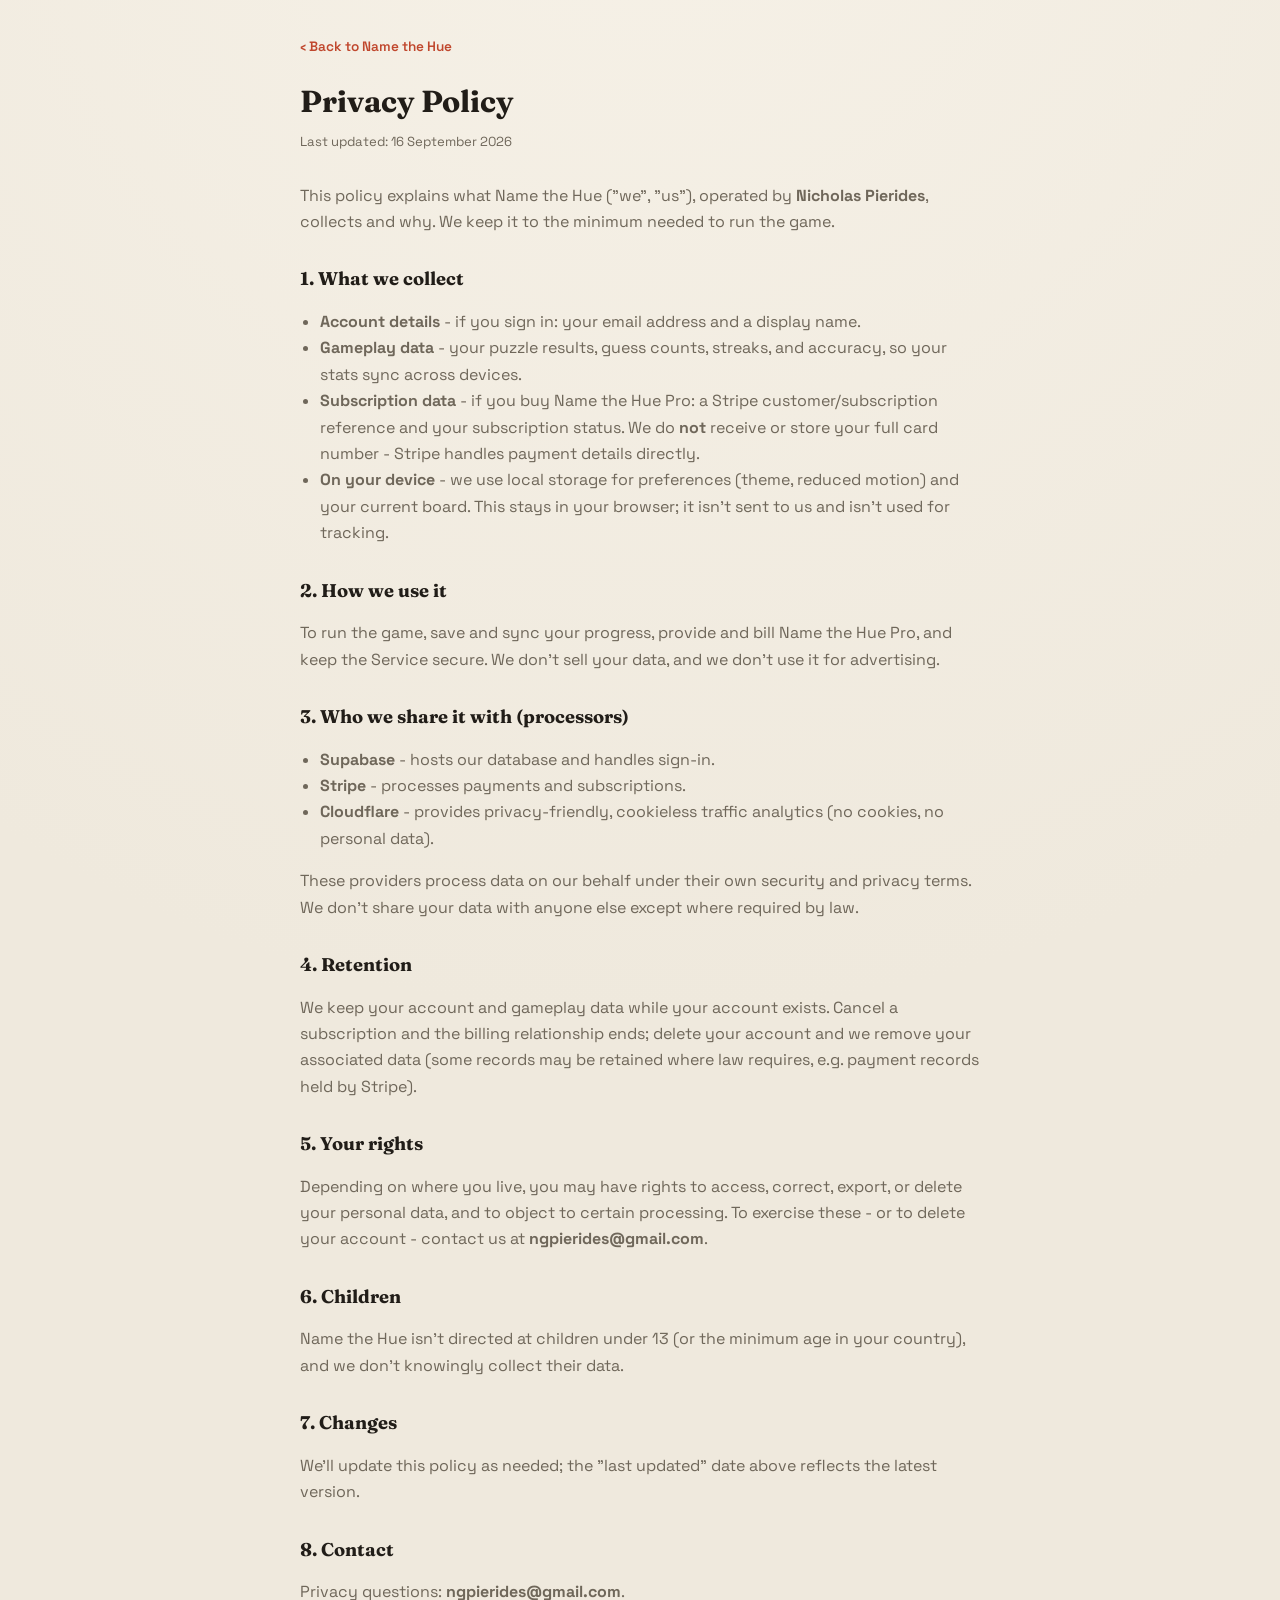
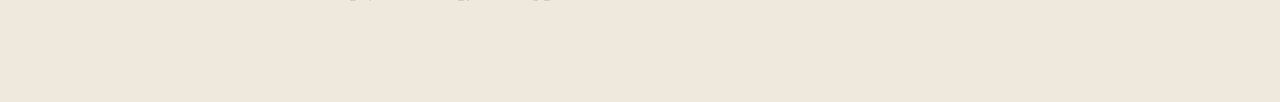
<file: privacy.html>
<!DOCTYPE html>
<html lang="en">
  <head>
    <meta charset="UTF-8" />
    <meta name="viewport" content="width=device-width, initial-scale=1.0" />
    <title>Privacy Policy · Name the Hue</title>
    <meta name="description" content="The Privacy Policy for Name the Hue, the daily colour guessing game." />
    <link rel="canonical" href="https://namethehue.com/privacy.html" />
    <link rel="preconnect" href="https://fonts.googleapis.com" />
    <link rel="preconnect" href="https://fonts.gstatic.com" crossorigin />
    <link
      href="https://fonts.googleapis.com/css2?family=Space+Grotesk:wght@400;500;600;700&family=Fraunces:opsz,wght@9..144,500;9..144,600&display=swap"
      rel="stylesheet"
    />
    <link rel="stylesheet" href="css/styles.css?v=55" />
    <link
      rel="icon"
      href="data:image/svg+xml,<svg xmlns='http://www.w3.org/2000/svg' viewBox='0 0 100 100'><rect width='100' height='100' rx='22' fill='%23c8452f'/></svg>"
    />
    <script>
      try {
        document.documentElement.dataset.theme =
          localStorage.getItem('colordle:theme') === 'dark' ? 'dark' : 'light';
      } catch (e) { document.documentElement.dataset.theme = 'light'; }
    </script>
  </head>
  <body>
    <article class="legal">
      <a class="legal-back" href="index.html">‹ Back to Name the Hue</a>

      <h1>Privacy Policy</h1>
      <p class="legal-updated">Last updated: 16 September 2026</p>

      <p>
        This policy explains what Name the Hue ("we", "us"), operated by
        <strong>Nicholas Pierides</strong>, collects and why. We keep it to
        the minimum needed to run the game.
      </p>

      <h2>1. What we collect</h2>
      <ul>
        <li>
          <strong>Account details</strong> - if you sign in: your email address
          and a display name.
        </li>
        <li>
          <strong>Gameplay data</strong> - your puzzle results, guess counts,
          streaks, and accuracy, so your stats sync across devices.
        </li>
        <li>
          <strong>Subscription data</strong> - if you buy Name the Hue Pro: a Stripe
          customer/subscription reference and your subscription status. We do
          <strong>not</strong> receive or store your full card number - Stripe
          handles payment details directly.
        </li>
        <li>
          <strong>On your device</strong> - we use local storage for preferences
          (theme, reduced motion) and your current board. This stays in your
          browser; it isn't sent to us and isn't used for tracking.
        </li>
      </ul>

      <h2>2. How we use it</h2>
      <p>
        To run the game, save and sync your progress, provide and bill Name the Hue
        Pro, and keep the Service secure. We don't sell your data, and we don't
        use it for advertising.
      </p>

      <h2>3. Who we share it with (processors)</h2>
      <ul>
        <li><strong>Supabase</strong> - hosts our database and handles sign-in.</li>
        <li><strong>Stripe</strong> - processes payments and subscriptions.</li>
        <li><strong>Cloudflare</strong> - provides privacy-friendly, cookieless traffic analytics (no cookies, no personal data).</li>
      </ul>
      <p>
        These providers process data on our behalf under their own security and
        privacy terms. We don't share your data with anyone else except where
        required by law.
      </p>

      <h2>4. Retention</h2>
      <p>
        We keep your account and gameplay data while your account exists. Cancel
        a subscription and the billing relationship ends; delete your account and
        we remove your associated data (some records may be retained where law
        requires, e.g. payment records held by Stripe).
      </p>

      <h2>5. Your rights</h2>
      <p>
        Depending on where you live, you may have rights to access, correct,
        export, or delete your personal data, and to object to certain
        processing. To exercise these - or to delete your account - contact us at
        <strong>ngpierides@gmail.com</strong>.
      </p>

      <h2>6. Children</h2>
      <p>
        Name the Hue isn't directed at children under 13 (or the minimum age in your
        country), and we don't knowingly collect their data.
      </p>

      <h2>7. Changes</h2>
      <p>
        We'll update this policy as needed; the "last updated" date above reflects
        the latest version.
      </p>

      <h2>8. Contact</h2>
      <p>Privacy questions: <strong>ngpierides@gmail.com</strong>.</p>
    </article>
  </body>
</html>
</file>
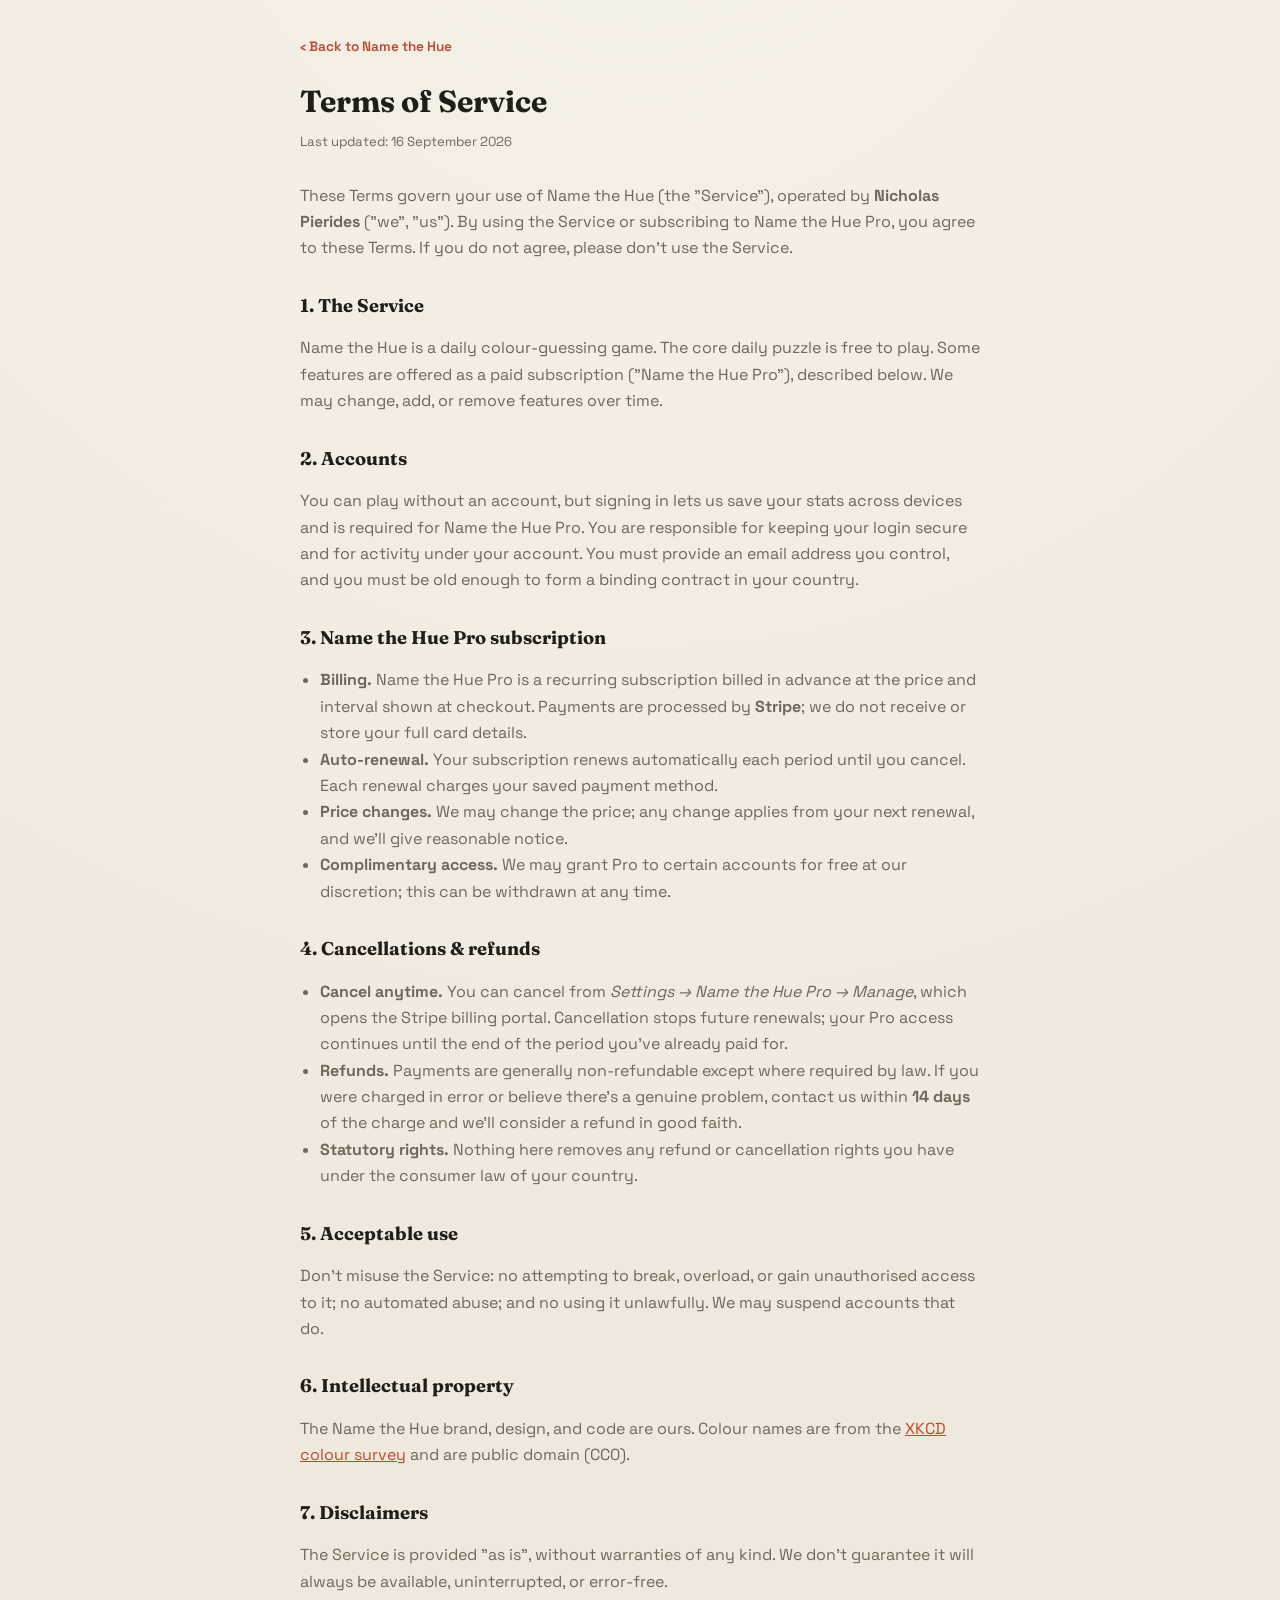
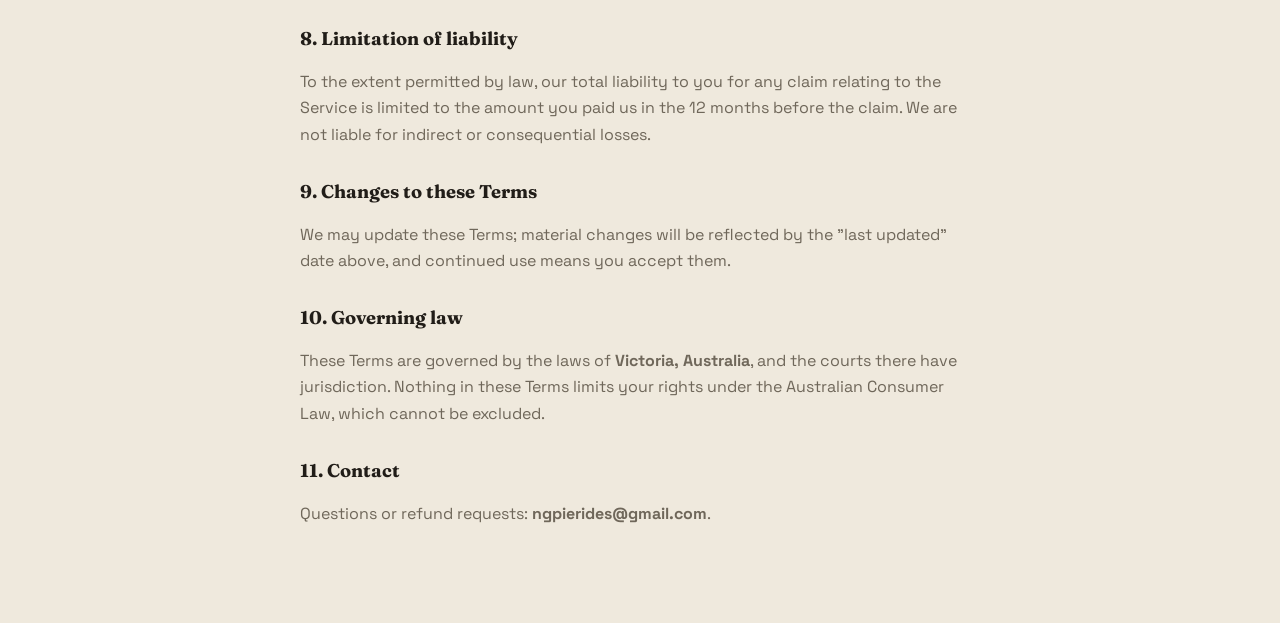
<file: terms.html>
<!DOCTYPE html>
<html lang="en">
  <head>
    <meta charset="UTF-8" />
    <meta name="viewport" content="width=device-width, initial-scale=1.0" />
    <title>Terms of Service · Name the Hue</title>
    <meta name="description" content="The Terms of Service for Name the Hue, the daily colour guessing game." />
    <link rel="canonical" href="https://namethehue.com/terms.html" />
    <link rel="preconnect" href="https://fonts.googleapis.com" />
    <link rel="preconnect" href="https://fonts.gstatic.com" crossorigin />
    <link
      href="https://fonts.googleapis.com/css2?family=Space+Grotesk:wght@400;500;600;700&family=Fraunces:opsz,wght@9..144,500;9..144,600&display=swap"
      rel="stylesheet"
    />
    <link rel="stylesheet" href="css/styles.css?v=55" />
    <link
      rel="icon"
      href="data:image/svg+xml,<svg xmlns='http://www.w3.org/2000/svg' viewBox='0 0 100 100'><rect width='100' height='100' rx='22' fill='%23c8452f'/></svg>"
    />
    <!-- Match the game's saved theme so the page isn't jarringly light in dark mode. -->
    <script>
      try {
        document.documentElement.dataset.theme =
          localStorage.getItem('colordle:theme') === 'dark' ? 'dark' : 'light';
      } catch (e) { document.documentElement.dataset.theme = 'light'; }
    </script>
  </head>
  <body>
    <article class="legal">
      <a class="legal-back" href="index.html">‹ Back to Name the Hue</a>

      <h1>Terms of Service</h1>
      <p class="legal-updated">Last updated: 16 September 2026</p>

      <p>
        These Terms govern your use of Name the Hue (the "Service"), operated by
        <strong>Nicholas Pierides</strong> ("we", "us"). By using the
        Service or subscribing to Name the Hue Pro, you agree to these Terms. If you
        do not agree, please don't use the Service.
      </p>

      <h2>1. The Service</h2>
      <p>
        Name the Hue is a daily colour-guessing game. The core daily puzzle is free
        to play. Some features are offered as a paid subscription
        ("Name the Hue Pro"), described below. We may change, add, or remove features
        over time.
      </p>

      <h2>2. Accounts</h2>
      <p>
        You can play without an account, but signing in lets us save your stats
        across devices and is required for Name the Hue Pro. You are responsible for
        keeping your login secure and for activity under your account. You must
        provide an email address you control, and you must be old enough to form
        a binding contract in your country.
      </p>

      <h2>3. Name the Hue Pro subscription</h2>
      <ul>
        <li>
          <strong>Billing.</strong> Name the Hue Pro is a recurring subscription
          billed in advance at the price and interval shown at checkout. Payments
          are processed by <strong>Stripe</strong>; we do not receive or store
          your full card details.
        </li>
        <li>
          <strong>Auto-renewal.</strong> Your subscription renews automatically
          each period until you cancel. Each renewal charges your saved payment
          method.
        </li>
        <li>
          <strong>Price changes.</strong> We may change the price; any change
          applies from your next renewal, and we'll give reasonable notice.
        </li>
        <li>
          <strong>Complimentary access.</strong> We may grant Pro to certain
          accounts for free at our discretion; this can be withdrawn at any time.
        </li>
      </ul>

      <h2 id="refunds">4. Cancellations &amp; refunds</h2>
      <ul>
        <li>
          <strong>Cancel anytime.</strong> You can cancel from
          <em>Settings → Name the Hue Pro → Manage</em>, which opens the Stripe
          billing portal. Cancellation stops future renewals; your Pro access
          continues until the end of the period you've already paid for.
        </li>
        <li>
          <strong>Refunds.</strong> Payments are generally non-refundable except
          where required by law. If you were charged in error or believe there's
          a genuine problem, contact us within <strong>14 days</strong> of the
          charge and we'll consider a refund in good faith.
        </li>
        <li>
          <strong>Statutory rights.</strong> Nothing here removes any refund or
          cancellation rights you have under the consumer law of your country.
        </li>
      </ul>

      <h2>5. Acceptable use</h2>
      <p>
        Don't misuse the Service: no attempting to break, overload, or gain
        unauthorised access to it; no automated abuse; and no using it unlawfully.
        We may suspend accounts that do.
      </p>

      <h2>6. Intellectual property</h2>
      <p>
        The Name the Hue brand, design, and code are ours. Colour names are from the
        <a href="https://xkcd.com/color/rgb/" target="_blank" rel="noopener">XKCD colour survey</a>
        and are public domain (CC0).
      </p>

      <h2>7. Disclaimers</h2>
      <p>
        The Service is provided "as is", without warranties of any kind. We don't
        guarantee it will always be available, uninterrupted, or error-free.
      </p>

      <h2>8. Limitation of liability</h2>
      <p>
        To the extent permitted by law, our total liability to you for any claim
        relating to the Service is limited to the amount you paid us in the
        12 months before the claim. We are not liable for indirect or
        consequential losses.
      </p>

      <h2>9. Changes to these Terms</h2>
      <p>
        We may update these Terms; material changes will be reflected by the
        "last updated" date above, and continued use means you accept them.
      </p>

      <h2>10. Governing law</h2>
      <p>
        These Terms are governed by the laws of
        <strong>Victoria, Australia</strong>, and the courts there have
        jurisdiction. Nothing in these Terms limits your rights under the
        Australian Consumer Law, which cannot be excluded.
      </p>

      <h2>11. Contact</h2>
      <p>
        Questions or refund requests: <strong>ngpierides@gmail.com</strong>.
      </p>
    </article>
  </body>
</html>
</file>
<file: css/styles.css>
/* styles.css - Name the Hue
   A warm "gallery placard" aesthetic: paper ground, ink type, colour swatches
   as the exhibits. Typographic, restrained, intentionally not a dark dashboard. */

:root {
  --paper: #efe9dd;
  --paper-2: #f6f1e7;
  --panel: #fbf8f1;
  --ink: #211d18;
  --ink-soft: #6f675a;
  --ink-faint: #a49a88;
  --line: #ded6c6;
  --line-strong: #cabda6;
  --accent: #c0472d; /* vermilion */
  --correct: #2f7d4f;
  --shadow: 0 1px 2px rgba(33, 29, 24, 0.08), 0 8px 24px rgba(33, 29, 24, 0.06);
  --radius: 10px;

  --font-display: 'Fraunces', Georgia, 'Times New Roman', serif;
  --font-ui: 'Space Grotesk', -apple-system, BlinkMacSystemFont, 'Segoe UI', sans-serif;
}

/* Dark theme: the same tokens, dark values. Everything reads these tokens, so
   nothing else needs to change. "System" tracks the OS via prefers-color-scheme
   (unless the player forced light); an explicit choice via [data-theme] wins. */
@media (prefers-color-scheme: dark) {
  :root:not([data-theme='light']) {
    --paper: #17130e;
    --paper-2: #1f1913;
    --panel: #241d15;
    --ink: #efe7d6;
    --ink-soft: #b6ab95;
    --ink-faint: #82775f;
    --line: #382f24;
    --line-strong: #4b4030;
    --accent: #d95b40;
    --correct: #55b079;
    --shadow: 0 1px 2px rgba(0, 0, 0, 0.45), 0 10px 26px rgba(0, 0, 0, 0.4);
  }
}
:root[data-theme='dark'] {
  --paper: #17130e;
  --paper-2: #1f1913;
  --panel: #241d15;
  --ink: #efe7d6;
  --ink-soft: #b6ab95;
  --ink-faint: #82775f;
  --line: #382f24;
  --line-strong: #4b4030;
  --accent: #d95b40;
  --correct: #55b079;
  --shadow: 0 1px 2px rgba(0, 0, 0, 0.45), 0 10px 26px rgba(0, 0, 0, 0.4);
}

* {
  box-sizing: border-box;
}

html {
  -webkit-text-size-adjust: 100%;
}

body {
  margin: 0;
  background: var(--paper);
  background-image: radial-gradient(circle at 50% -10%, var(--paper-2), var(--paper) 60%);
  color: var(--ink);
  font-family: var(--font-ui);
  line-height: 1.5;
  -webkit-font-smoothing: antialiased;
}

.app {
  max-width: 680px;
  margin: 0 auto;
  padding: 40px 18px 64px;
  position: relative;
}

/* ---- Masthead ---- */
.masthead {
  text-align: center;
  margin-bottom: 30px;
}
/* Corner icon-button groups. Top-right is reserved for a future profile button. */
.corner {
  position: absolute;
  top: 40px;
  display: flex;
  gap: 8px;
}
.corner--left {
  left: 20px;
}
.corner--right {
  right: 20px;
}
.icon-btn {
  width: 38px;
  height: 38px;
  display: grid;
  place-items: center;
  border: 1px solid var(--line);
  border-radius: 9px;
  background: var(--panel);
  color: var(--ink-soft);
  cursor: pointer;
  transition: color 0.14s ease, border-color 0.14s ease, transform 0.1s ease;
}
.icon-btn:hover {
  color: var(--ink);
  border-color: var(--ink-faint);
  transform: translateY(-1px);
}
.icon-btn:focus-visible {
  outline: 2px solid var(--accent);
  outline-offset: 2px;
}
/* display:grid above beats the [hidden] attribute, so make hiding explicit
   (used to keep the archive button Pro-only). */
.icon-btn[hidden] {
  display: none;
}
.wordmark {
  display: inline-flex;
  align-items: center;
  gap: 12px;
}
.wordmark-text {
  /* This is the page's <h1> (the visible site name); reset the UA heading
     margin so it sits inline in the wordmark flex row exactly as before. */
  margin: 0;
  font-family: var(--font-display);
  font-weight: 600;
  font-size: 2.5rem;
  letter-spacing: -0.02em;
  line-height: 1;
}
.swatch-dots {
  width: 18px;
  height: 18px;
  border-radius: 4px;
  background: var(--accent);
  box-shadow:
    -12px 0 0 -1px #e0a53f,
    12px 0 0 -1px #3f7fb0;
  margin-right: 12px;
}
.kicker {
  margin: 14px 0 0;
  color: var(--ink-soft);
  font-size: 0.9rem;
  letter-spacing: 0.01em;
}

/* ---- Placard (colour to find + day nav) ---- */
.plate {
  display: flex;
  align-items: stretch;
  gap: 8px;
  background: var(--panel);
  border: 1px solid var(--line);
  border-radius: var(--radius);
  box-shadow: var(--shadow);
  padding: 8px;
  margin-bottom: 18px;
}
.plate-body {
  flex: 1;
  text-align: center;
  padding: 12px 4px 14px;
}
.plate-label {
  display: block;
  text-transform: uppercase;
  letter-spacing: 0.22em;
  font-size: 0.62rem;
  font-weight: 600;
  color: var(--ink-faint);
}
.target-name {
  font-family: var(--font-display);
  font-weight: 600;
  font-size: 2rem;
  line-height: 1.1;
  margin: 6px 0 8px;
  text-transform: capitalize;
  letter-spacing: -0.015em;
}
.day-label {
  margin: 0;
  font-size: 0.78rem;
  color: var(--ink-soft);
}
.today-badge {
  display: inline-block;
  margin-left: 4px;
  padding: 1px 7px;
  border-radius: 999px;
  background: var(--ink);
  color: var(--paper-2);
  font-size: 0.62rem;
  font-weight: 600;
  letter-spacing: 0.06em;
  text-transform: uppercase;
  vertical-align: 1px;
}

.nav-btn {
  flex: 0 0 auto;
  width: 40px;
  border: 1px solid var(--line);
  border-radius: 8px;
  background: transparent;
  color: var(--ink);
  font-family: var(--font-display);
  font-size: 1.5rem;
  line-height: 1;
  cursor: pointer;
  transition: background 0.14s ease, color 0.14s ease, border-color 0.14s ease;
}
.nav-btn:hover:not(:disabled) {
  background: var(--ink);
  color: var(--paper-2);
  border-color: var(--ink);
}
.nav-btn:disabled {
  color: var(--ink-faint);
  opacity: 0.4;
  cursor: default;
}
.nav-btn:focus-visible {
  outline: 2px solid var(--accent);
  outline-offset: 2px;
}

/* ---- Meta row ---- */
.meta {
  display: flex;
  align-items: center;
  justify-content: space-between;
  padding: 2px 4px 16px;
  border-bottom: 1px solid var(--line);
  margin-bottom: 18px;
}
.meta-block--right {
  text-align: right;
}
.meta-label {
  display: block;
  text-transform: uppercase;
  letter-spacing: 0.14em;
  font-size: 0.62rem;
  font-weight: 600;
  color: var(--ink-faint);
  margin-bottom: 6px;
}
.meta-value {
  font-family: var(--font-display);
  font-size: 1.5rem;
  font-weight: 600;
}
.pips {
  display: flex;
  gap: 7px;
  align-items: center;
  height: 24px;
}
.pip {
  width: 13px;
  height: 13px;
  border-radius: 50%;
  background: var(--ink);
  transition: background 0.15s ease, transform 0.15s ease;
}
.pip--spent {
  background: transparent;
  box-shadow: inset 0 0 0 1.5px var(--line-strong);
}
/* Unlimited-guess mode: #pips holds a running count instead of dots. */
.pips--count {
  font-family: var(--font-display);
  font-size: 1.5rem;
  font-weight: 600;
  color: var(--ink);
}

/* ---- Grid ---- */
.grid {
  display: grid;
  grid-template-columns: repeat(var(--cols, 8), 1fr);
  gap: 7px;
  margin-bottom: 20px;
}
.tile {
  position: relative;
  aspect-ratio: 1 / 1;
  border: 1px solid rgba(33, 29, 24, 0.14);
  border-radius: 7px;
  background: var(--swatch);
  cursor: pointer;
  padding: 0;
  transition: transform 0.09s ease, box-shadow 0.14s ease, filter 0.16s ease;
}
.tile:hover {
  transform: translateY(-2px) scale(1.05);
  box-shadow: 0 6px 16px rgba(33, 29, 24, 0.24);
  z-index: 2;
}
.tile:focus-visible {
  outline: 2px solid var(--ink);
  outline-offset: 2px;
  z-index: 2;
}

/* Mark over a swatch: a legible chip for %, or a bare ✕ for eliminated. */
.tile-mark {
  position: absolute;
  inset: 0;
  display: flex;
  align-items: center;
  justify-content: center;
}
.mark-inner {
  font-size: 0.72rem;
  font-weight: 600;
  letter-spacing: 0.01em;
}
.tile.is-guessed .mark-inner {
  padding: 2px 6px;
  border-radius: 999px;
  background: rgba(20, 17, 14, 0.72);
  color: #fff;
  backdrop-filter: blur(1px);
}
.tile.is-guessed {
  cursor: default;
}
.tile.is-eliminated {
  filter: brightness(0.42) saturate(0.55);
  cursor: default;
}
.tile.is-eliminated .mark-inner {
  color: var(--accent);
  font-size: 1.5rem;
  font-weight: 700;
}
.tile.is-correct,
.tile.is-answer {
  border-color: var(--correct);
  box-shadow: 0 0 0 2px var(--correct), 0 0 0 5px rgba(47, 125, 79, 0.25);
}
.tile.is-answer .mark-inner::after {
  content: '★';
  color: #fff;
  font-size: 1.1rem;
  text-shadow: 0 1px 3px rgba(0, 0, 0, 0.5);
}

/* ---- Message banner ---- */
.message {
  display: flex;
  align-items: center;
  gap: 12px;
  border-radius: var(--radius);
  padding: 14px 16px;
  margin-bottom: 20px;
  border: 1px solid var(--line);
  background: var(--panel);
  box-shadow: var(--shadow);
  font-size: 0.95rem;
}
.message[hidden] {
  display: none;
}
.message em {
  font-style: normal;
  font-weight: 600;
  text-transform: capitalize;
}
.message--win {
  border-color: var(--correct);
}
.message--lose {
  border-color: var(--accent);
}
.message-swatch {
  flex: 0 0 auto;
  width: 34px;
  height: 34px;
  border-radius: 7px;
  border: 1px solid rgba(33, 29, 24, 0.2);
}

/* ---- Guess history (compact chips) ---- */
.guess-list {
  list-style: none;
  margin: 0;
  padding: 0;
  display: flex;
  flex-wrap: wrap;
  gap: 6px;
}
.guess-chip {
  position: relative;
  display: inline-flex;
  align-items: center;
  gap: 6px;
  background: var(--panel);
  border: 1px solid var(--line);
  border-radius: 999px;
  padding: 4px 10px 4px 5px;
  font-size: 0.82rem;
  cursor: default;
}
/* Hover reveals the guessed colour's hex code. */
.guess-chip:hover::after {
  content: attr(data-hex);
  position: absolute;
  bottom: calc(100% + 6px);
  left: 50%;
  transform: translateX(-50%);
  padding: 3px 8px;
  border-radius: 6px;
  background: var(--ink);
  color: var(--paper-2);
  font-family: ui-monospace, SFMono-Regular, Menlo, monospace;
  font-size: 0.72rem;
  letter-spacing: 0.02em;
  white-space: nowrap;
  pointer-events: none;
  box-shadow: var(--shadow);
  z-index: 5;
}
.guess-chip--correct {
  border-color: var(--correct);
  background: rgba(47, 125, 79, 0.08);
}
.guess-chip-swatch {
  width: 18px;
  height: 18px;
  border-radius: 50%;
  border: 1px solid rgba(33, 29, 24, 0.18);
}
.guess-chip-pct {
  font-family: var(--font-display);
  font-weight: 600;
}
/* Guess counter tints red once you go past par. */
.pips--overpar {
  color: var(--accent);
}

/* ---- Help & footer ---- */
.help-list {
  margin: 6px 0 0;
  padding-left: 20px;
  color: var(--ink-soft);
  font-size: 0.92rem;
}
.help-list li {
  margin-bottom: 9px;
}
.help-list strong {
  color: var(--ink);
}

/* ---- Profile / auth ---- */
.profile-lead {
  margin: 0 0 14px;
  color: var(--ink-soft);
  font-size: 0.92rem;
}
.btn {
  border: 1px solid var(--line);
  border-radius: 10px;
  background: var(--panel);
  color: var(--ink);
  font-family: var(--font-ui);
  font-weight: 600;
  font-size: 0.95rem;
  padding: 11px 16px;
  cursor: pointer;
  transition: border-color 0.14s ease, background 0.14s ease, filter 0.14s ease;
}
.btn:hover {
  border-color: var(--ink-faint);
}
.btn:disabled {
  opacity: 0.6;
  cursor: default;
}
.btn--primary {
  background: var(--ink);
  color: var(--paper-2);
  border-color: var(--ink);
}
.btn--primary:hover {
  filter: brightness(1.15);
}
/* Guest "Create account" CTA in the accent, to sit with the page's vermilion. */
#results-signup-form .btn--primary {
  background: var(--accent);
  border-color: var(--accent);
  color: #fff;
}
.btn--wide {
  width: 100%;
  margin-top: 16px;
}
/* Admin-only stats link, styled as a button (it's an <a>, so it needs the
   block/centered/no-underline bits a <button> gets for free). */
.profile-admin {
  display: block;
  text-align: center;
  text-decoration: none;
  margin-bottom: 8px;
}
.auth-form {
  display: flex;
  flex-direction: column;
  gap: 10px;
}
.field {
  border: 1px solid var(--line);
  border-radius: 10px;
  background: var(--paper);
  color: var(--ink);
  font-family: var(--font-ui);
  font-size: 0.95rem;
  padding: 12px 14px;
}
.field:focus {
  outline: none;
  border-color: var(--ink-faint);
}
.auth-actions {
  display: flex;
  gap: 8px;
}
.auth-actions .btn {
  flex: 1;
}
.auth-msg {
  margin: 2px 0 0;
  min-height: 1.1em;
  font-size: 0.85rem;
  color: var(--ink-soft);
}
.auth-msg--error {
  color: var(--accent);
}
.auth-msg--ok {
  color: var(--correct);
}
.profile-account {
  display: flex;
  align-items: center;
  gap: 14px;
  margin-bottom: 12px;
}
.name-form {
  display: flex;
  gap: 8px;
}
.name-form .field {
  flex: 1;
  padding: 9px 12px;
}
.name-form .btn {
  padding: 9px 18px;
}
.profile-avatar {
  width: 52px;
  height: 52px;
  border-radius: 50%;
  display: grid;
  place-items: center;
  background: var(--ink);
  color: var(--paper-2);
  font-family: var(--font-display);
  font-size: 1.5rem;
  font-weight: 600;
}
.profile-email {
  font-weight: 600;
}
.profile-synced {
  font-size: 0.8rem;
  color: var(--correct);
}
.profile-hint {
  margin: 14px 0 4px;
  font-size: 0.82rem;
  color: var(--ink-soft);
}
.profile-note {
  background: var(--panel);
  border: 1px solid var(--line);
  border-radius: 10px;
  padding: 12px 14px;
  font-size: 0.88rem;
  color: var(--ink-soft);
  line-height: 1.5;
}
.auth-switch {
  margin: 4px 0 0;
  text-align: center;
  font-size: 0.85rem;
  color: var(--ink-soft);
}
.linkbtn {
  border: none;
  background: none;
  padding: 0;
  font: inherit;
  font-weight: 600;
  color: var(--ink);
  cursor: pointer;
  text-decoration: underline;
  text-underline-offset: 2px;
}

/* Guest account-creation block on the results screen */
#results-signup {
  margin: 4px 0 8px;
  padding: 0 0 8px;
}
/* When no outcome sits above it (stats icon opened by a guest), the block is the
   first thing in the card - sit its (left-aligned) heading tight to the top; the
   close ✕ is off to the right and clears it. */
#results-outcome[hidden] + #results-signup {
  margin-top: 2px;
}
.results-signup-h {
  margin: 0;
  font-family: var(--font-display);
  font-size: 1.35rem;
  line-height: 1.2;
  color: var(--ink);
}
.results-signup-sub {
  margin: 6px 0 12px;
  font-size: 0.85rem;
  line-height: 1.35;
  color: var(--ink-soft);
}
#results-signup .auth-form {
  margin: 0;
}

/* Results-screen support/archive CTAs, side by side as compact tiles */
.results-ctas {
  display: flex;
  gap: 10px;
  margin-top: 8px;
}
.cta2 {
  flex: 1 1 0;
  min-width: 0;
  display: flex;
  flex-direction: column;
  align-items: center;
  justify-content: center;
  gap: 9px;
  text-align: center;
  padding: 16px 14px;
  border: 1px solid;
  border-radius: 10px;
  background: transparent;
  color: var(--ink);
  cursor: pointer;
  text-decoration: none;
  font-family: var(--font-ui);
  transition: background 0.14s ease, transform 0.1s ease;
}
.cta2:hover {
  transform: translateY(-1px);
}
.cta2[hidden] {
  display: none;
}
.cta2-ico {
  font-size: 1.35rem;
  line-height: 1;
}
.cta2-t {
  font-weight: 600;
  font-size: 0.85rem;
  line-height: 1.2;
}
.cta2--coffee {
  border-color: var(--accent);
  background: rgba(192, 71, 45, 0.08);
}
.cta2--coffee:hover {
  background: rgba(192, 71, 45, 0.15);
}
.cta2--archive {
  border-color: var(--correct);
  background: rgba(47, 125, 79, 0.08);
}
.cta2--archive:hover {
  background: rgba(47, 125, 79, 0.15);
}

/* Floating "buy me a coffee" widget, bottom-right during play */
.coffee-fab {
  position: fixed;
  right: 16px;
  bottom: 16px;
  z-index: 40; /* below modals (z-50), so a modal backdrop covers it */
  display: inline-flex;
  align-items: center;
  gap: 8px;
  padding: 10px 14px;
  border-radius: 999px;
  background: #ffdd00; /* Buy Me a Coffee brand yellow */
  color: #0d0c22;
  font-family: var(--font-ui);
  font-weight: 600;
  font-size: 0.9rem;
  text-decoration: none;
  box-shadow: 0 4px 14px rgba(33, 29, 24, 0.18);
  transition: transform 0.12s ease, box-shadow 0.12s ease;
}
.coffee-fab:hover {
  transform: translateY(-2px);
  box-shadow: 0 6px 18px rgba(33, 29, 24, 0.24);
}
.coffee-fab-cup {
  font-size: 1.05rem;
}
/* Hidden while the multiplayer page is open (the FAB is a later sibling of #mp) */
#mp:not([hidden]) ~ .coffee-fab {
  display: none;
}
/* On narrow phones, collapse to just the cup so it doesn't crowd the board */
@media (max-width: 400px) {
  .coffee-fab-label {
    display: none;
  }
  .coffee-fab {
    padding: 12px;
  }
}

.profile-note code,
.help-list code {
  font-family: ui-monospace, SFMono-Regular, Menlo, monospace;
  font-size: 0.82em;
  background: var(--paper);
  padding: 1px 5px;
  border-radius: 4px;
  border: 1px solid var(--line);
}
/* ---- About / on-page SEO content ---- */
/* A calm, readable article below the game. All colours are tokens, so it
   themes itself in dark mode with no extra rules. */
.about {
  margin-top: 44px;
  padding-top: 28px;
  border-top: 1px solid var(--line);
  color: var(--ink-soft);
  font-size: 0.92rem;
  line-height: 1.65;
}
.about h2 {
  font-family: var(--font-display);
  font-weight: 600;
  font-size: 1.5rem;
  color: var(--ink);
  margin: 0 0 14px;
}
.about h3 {
  font-family: var(--font-display);
  font-weight: 600;
  font-size: 1.15rem;
  color: var(--ink);
  margin: 28px 0 10px;
}
.about h4 {
  font-family: var(--font-ui);
  font-weight: 600;
  font-size: 0.95rem;
  color: var(--ink);
  margin: 16px 0 4px;
}
.about p {
  margin: 0 0 12px;
}
.about strong {
  color: var(--ink);
}
.about-list {
  margin: 0 0 12px;
  padding-left: 20px;
}
.about-list li {
  margin-bottom: 7px;
}
.about .faq h4:first-child {
  margin-top: 4px;
}

.footer {
  margin-top: 28px;
  text-align: center;
  font-size: 0.76rem;
  color: var(--ink-faint);
}
.footer a {
  color: var(--ink-soft);
}

/* ---- Results modal ---- */
.modal {
  position: fixed;
  inset: 0;
  z-index: 50;
  display: flex;
  align-items: center;
  justify-content: center;
  padding: 24px 16px;
  overflow-y: auto;
  background: rgba(33, 29, 24, 0.45);
  backdrop-filter: blur(2px);
  animation: fade 0.18s ease;
}
.modal-card {
  margin: auto; /* keeps it centred, and scrollable if ever taller than the screen */
}
.modal[hidden] {
  display: none;
}
@keyframes fade {
  from { opacity: 0; }
}
.modal-card {
  position: relative;
  width: 100%;
  max-width: 440px;
  background: var(--paper-2);
  border: 1px solid var(--line);
  border-radius: 16px;
  box-shadow: 0 12px 48px rgba(33, 29, 24, 0.28);
  padding: 26px 24px 22px;
  animation: pop 0.2s ease;
}
@keyframes pop {
  from { transform: translateY(8px) scale(0.98); opacity: 0; }
}
.modal-close {
  position: absolute;
  top: 14px;
  right: 14px;
  width: 30px;
  height: 30px;
  border: none;
  border-radius: 8px;
  background: transparent;
  color: var(--ink-soft);
  font-size: 1rem;
  cursor: pointer;
}
.modal-close:hover {
  background: var(--line);
  color: var(--ink);
}
/* Section labels inside a modal - the page's small-caps eyebrow style, so they
   read as subordinate to the modal's own title. */
.modal-h {
  font-family: var(--font-ui);
  text-transform: uppercase;
  letter-spacing: 0.12em;
  font-size: 0.72rem;
  font-weight: 600;
  color: var(--ink-soft);
  text-align: center;
  margin: 22px 0 12px;
}
/* The modal's main title (directly under the close ✕): the display heading,
   pulled up tight to the top. */
.modal-close + .modal-h {
  font-family: var(--font-display);
  text-transform: none;
  letter-spacing: -0.01em;
  font-size: 1.5rem;
  color: var(--ink);
  margin: 2px 0 16px;
}

/* Outcome header */
.results-outcome {
  display: flex;
  align-items: center;
  gap: 14px;
  justify-content: center;
  padding: 4px 0 6px;
}
.results-outcome[hidden] {
  display: none;
}
.results-swatch {
  width: 46px;
  height: 46px;
  border-radius: 9px;
  border: 1px solid rgba(33, 29, 24, 0.2);
  flex: 0 0 auto;
}
.results-outcome-text {
  display: flex;
  flex-direction: column;
}
.results-outcome-text strong {
  font-family: var(--font-display);
  font-size: 1.5rem;
}
.results-answer {
  color: var(--ink-soft);
  font-size: 0.9rem;
  text-transform: capitalize;
}

/* Stats numbers */
.stats-grid {
  display: grid;
  grid-template-columns: repeat(5, 1fr);
  gap: 4px;
}
@media (max-width: 380px) {
  .stats-grid {
    grid-template-columns: repeat(3, 1fr);
    gap: 10px 4px;
  }
}
.stat {
  display: flex;
  flex-direction: column;
  align-items: center;
}
.stat-num {
  font-family: var(--font-display);
  font-size: 1.5rem;
  font-weight: 600;
  line-height: 1.1;
}
.stat-cap {
  font-size: 0.64rem;
  color: var(--ink-soft);
  text-align: center;
  line-height: 1.2;
}

/* Distribution bars */
.dist {
  display: flex;
  flex-direction: column;
  gap: 5px;
}
.dist-row {
  display: flex;
  align-items: center;
  gap: 8px;
}
.dist-key {
  width: 1ch;
  text-align: center;
  font-weight: 600;
  font-size: 0.85rem;
  color: var(--ink-soft);
}
.dist-key--x {
  color: var(--accent);
}
.dist-track {
  flex: 1;
  display: flex;
}
.dist-fill {
  background: var(--ink-soft);
  color: var(--paper-2);
  font-size: 0.74rem;
  font-weight: 600;
  padding: 2px 8px;
  border-radius: 4px;
  text-align: right;
  min-width: 2.4ch;
  white-space: nowrap;
  transition: width 0.4s ease;
}
.dist-fill--now {
  background: var(--correct);
}
.dist-fill--lost {
  background: var(--accent);
}
/* Footer: countdown + share */
.modal-foot {
  display: flex;
  align-items: center;
  gap: 12px;
  margin-top: 24px;
  padding-top: 18px;
  border-top: 1px solid var(--line);
}
.countdown {
  flex: 1;
  display: flex;
  flex-direction: column;
}
.countdown-cap {
  font-size: 0.62rem;
  text-transform: uppercase;
  letter-spacing: 0.12em;
  color: var(--ink-faint);
}
.countdown-time {
  font-family: var(--font-display);
  font-size: 1.4rem;
  font-weight: 600;
  font-variant-numeric: tabular-nums;
}
.countdown-note {
  font-size: 0.64rem;
  color: var(--ink-faint);
  margin-top: 2px;
}
.share-btn {
  border: none;
  border-radius: 10px;
  background: var(--correct);
  color: #fff;
  font-family: var(--font-ui);
  font-weight: 600;
  font-size: 1rem;
  padding: 12px 26px;
  cursor: pointer;
  transition: filter 0.14s ease;
}
.share-btn:hover {
  filter: brightness(1.06);
}
.share-btn[hidden] {
  display: none;
}
.share-btn:disabled {
  opacity: 0.8;
  cursor: default;
}

@media (max-width: 420px) {
  .app {
    padding: 28px 14px 48px;
  }
  .corner {
    top: 28px;
  }
  .corner--left {
    left: 14px;
  }
  .corner--right {
    right: 14px;
  }
  /* Drop the wordmark below the absolutely-positioned corner buttons so a wide
     title ("Name the Hue") gets its own full-width line instead of running under
     the icons. The corners end at ~66px (top 28 + 38 tall); clear them. */
  .masthead {
    padding-top: 46px;
  }
  .wordmark-text {
    font-size: 2.1rem;
  }
  .target-name {
    font-size: 1.65rem;
  }
  .grid {
    gap: 5px;
  }
  .mark-inner {
    font-size: 0.62rem;
  }
}

/* ---- Multiplayer ---- */
:root {
  --mp-them: #3c73a8; /* opponent accent (blue), pairs with --accent (you) */
}

/* Entry buttons: the header pill + the block button in the results modal. */
.mp-cta {
  display: inline-flex;
  align-items: center;
  gap: 7px;
  margin-top: 14px;
  padding: 8px 16px;
  border: 1px solid var(--ink);
  border-radius: 999px;
  background: var(--ink);
  color: var(--paper-2);
  font-family: var(--font-ui);
  font-size: 0.86rem;
  font-weight: 600;
  cursor: pointer;
  transition: transform 0.1s ease, opacity 0.14s ease;
}
.mp-cta:hover {
  transform: translateY(-1px);
  opacity: 0.92;
}
.mp-cta:focus-visible {
  outline: 2px solid var(--accent);
  outline-offset: 2px;
}
.mp-cta--block {
  display: flex;
  width: 100%;
  justify-content: center;
  margin: 16px 0 4px;
}

/* Full-page multiplayer view (takes over from the daily game). */
.mp-page {
  position: fixed;
  inset: 0;
  z-index: 60;
  overflow-y: auto;
  background: var(--paper);
  background-image: radial-gradient(circle at 50% -10%, var(--paper-2), var(--paper) 60%);
}
.mp-page[hidden] {
  display: none;
}
.mp-shell {
  max-width: 540px;
  margin: 0 auto;
  padding: 14px 18px 40px;
}
.mp-topbar {
  display: flex;
  align-items: center;
  gap: 10px;
  padding: 6px 0 18px;
}
.mp-navbtn {
  flex: 0 0 auto;
  min-width: 96px;
  padding: 7px 12px;
  border: 1px solid var(--line);
  border-radius: 8px;
  background: transparent;
  color: var(--ink);
  font-family: var(--font-ui);
  font-size: 0.82rem;
  font-weight: 600;
  cursor: pointer;
  transition: background 0.14s ease, color 0.14s ease, border-color 0.14s ease;
}
.mp-navbtn:hover {
  background: var(--ink);
  color: var(--paper-2);
  border-color: var(--ink);
}
.mp-navbtn--ghost {
  visibility: hidden; /* balances the back button so the title stays centred */
}
.mp-topbar-title {
  flex: 1;
  text-align: center;
  font-family: var(--font-ui);
  font-size: 0.68rem;
  font-weight: 600;
  letter-spacing: 0.16em;
  text-transform: uppercase;
  color: var(--ink-faint);
}

/* Lobby subpage */
.mp-hero {
  text-align: center;
  margin: 8px 0 22px;
}
.mp-hero-emoji {
  font-size: 2.4rem;
  line-height: 1;
}
.mp-h1 {
  font-family: var(--font-display);
  font-weight: 600;
  font-size: 1.9rem;
  margin: 10px 0 8px;
}
.mp-hero-sub {
  margin: 0 auto;
  max-width: 34ch;
  font-size: 0.92rem;
  line-height: 1.5;
  color: var(--ink-soft);
}
.mp-lobby-status {
  margin: 10px 2px 0;
  font-size: 0.85rem;
  color: var(--ink-soft);
  text-align: center;
}
/* Lobby panels: "Invite a friend" and "Join a game". */
.mp-panel {
  padding: 14px;
  border: 1px solid var(--line);
  border-radius: 12px;
  background: var(--panel);
  box-shadow: var(--shadow);
}
.mp-panel-label {
  display: block;
  margin-bottom: 10px;
  font-size: 0.66rem;
  font-weight: 600;
  letter-spacing: 0.16em;
  text-transform: uppercase;
  color: var(--ink-faint);
}
/* The big tap-to-copy room code shown when hosting. */
.mp-code {
  display: block;
  width: 100%;
  margin-bottom: 10px;
  padding: 10px 12px;
  border: 1px dashed var(--line-strong);
  border-radius: 8px;
  background: var(--paper);
  color: var(--ink);
  font-family: var(--font-display);
  font-size: 1.8rem;
  font-weight: 600;
  letter-spacing: 0.28em;
  text-indent: 0.28em; /* balance the trailing letter-spacing so it looks centred */
  text-align: center;
  cursor: pointer;
  transition: border-color 0.14s ease, background 0.14s ease;
}
.mp-code:hover {
  border-color: var(--accent);
  background: var(--paper-2);
}
.mp-or {
  display: flex;
  align-items: center;
  gap: 12px;
  margin: 16px 2px;
  color: var(--ink-faint);
  font-size: 0.82rem;
}
.mp-or::before,
.mp-or::after {
  content: '';
  flex: 1;
  height: 1px;
  background: var(--line);
}
.mp-join-error {
  margin: 10px 2px 0;
  font-size: 0.82rem;
  color: var(--accent);
}
.mp-join-error[hidden] {
  display: none;
}
.mp-link--editable {
  font-family: var(--font-ui);
  font-size: 0.9rem;
}
.mp-linkrow {
  display: flex;
  gap: 8px;
}
.mp-link {
  flex: 1;
  min-width: 0;
  padding: 9px 12px;
  border: 1px solid var(--line-strong);
  border-radius: 8px;
  background: var(--paper);
  color: var(--ink);
  font-family: ui-monospace, SFMono-Regular, Menlo, monospace;
  font-size: 0.82rem;
}
.mp-hint {
  margin: 14px 2px 0;
  font-size: 0.82rem;
  color: var(--ink-soft);
  line-height: 1.45;
}

/* Scoreboard */
.mp-scoreboard {
  display: flex;
  align-items: center;
  justify-content: center;
  gap: 14px;
  margin: 4px 0 14px;
}
.mp-player {
  display: flex;
  flex-direction: column;
  align-items: center;
  min-width: 92px;
  padding: 8px 12px;
  border-radius: 10px;
  border: 1px solid var(--line);
}
.mp-player--me {
  border-color: var(--accent);
  background: rgba(192, 71, 45, 0.08);
}
.mp-player--them {
  border-color: var(--mp-them);
  background: rgba(60, 115, 168, 0.09);
}
.mp-pname {
  font-size: 0.78rem;
  color: var(--ink-soft);
  max-width: 110px;
  overflow: hidden;
  text-overflow: ellipsis;
  white-space: nowrap;
}
.mp-pscore {
  font-family: var(--font-display);
  font-size: 1.7rem;
  font-weight: 600;
}
.mp-vs {
  font-family: var(--font-display);
  color: var(--ink-faint);
}

/* Target + turn */
.mp-target {
  text-align: center;
  margin-bottom: 6px;
}
.mp-target .target-name {
  margin: 4px 0 0;
  font-size: 1.6rem;
}
.mp-turn {
  text-align: center;
  margin: 6px 0 12px;
  font-size: 0.9rem;
  font-weight: 600;
  color: var(--ink-soft);
  min-height: 1.2em;
}
.mp-turn--mine {
  color: var(--accent);
}

/* Grid picks, colour-coded by who claimed the swatch. */
.mp-grid {
  margin-bottom: 6px;
}
.tile.mp-mine {
  box-shadow: 0 0 0 2px var(--accent);
}
.tile.mp-theirs {
  box-shadow: 0 0 0 2px var(--mp-them);
}
.tile.mp-theirs .mark-inner {
  background: rgba(60, 115, 168, 0.85);
}
.tile.is-correct,
.tile.mp-mine.is-correct,
.tile.mp-theirs.is-correct {
  box-shadow: 0 0 0 2px var(--correct), 0 0 0 5px rgba(47, 125, 79, 0.25);
}

/* Round-over banner */
.mp-roundover {
  display: flex;
  flex-wrap: wrap;
  align-items: center;
  justify-content: space-between;
  gap: 10px 12px;
  margin-top: 10px;
  padding: 12px 14px;
  border: 1px solid var(--line-strong);
  border-radius: 12px;
  background: var(--panel);
}
.mp-roundover-actions {
  display: flex;
  align-items: center;
  gap: 8px;
  margin-left: auto;
}
.mp-roundover[hidden] {
  display: none;
}
.mp-roundover-text {
  font-weight: 600;
}

/* ---- Placard without arrows ---- */
.plate--solo {
  justify-content: center;
}

/* The grid's own display:grid beats the [hidden] attribute's UA display:none,
   so make hiding it explicit (used when Hard Mode takes over). */
.grid[hidden] {
  display: none;
}

/* ---- Pro: Hard Mode mixer ---- */
.hard[hidden] { display: none; }
.hard {
  display: flex;
  flex-direction: column;
  gap: 14px;
  margin-bottom: 20px;
}
/* The 2D colour field + draggable marker. */
.hard-field-wrap {
  position: relative;
  line-height: 0;
}
.hard-field {
  width: 100%;
  height: auto;
  display: block;
  border-radius: var(--radius);
  border: 1px solid rgba(33, 29, 24, 0.14);
  box-shadow: var(--shadow);
  cursor: crosshair;
  touch-action: none; /* let us drag without the page scrolling */
}
.hard-marker {
  position: absolute;
  width: 30px;
  height: 30px;
  border-radius: 50%;
  transform: translate(-50%, -50%);
  border: 3px solid #fff;
  box-shadow: 0 0 0 1.5px rgba(0, 0, 0, 0.45), 0 2px 6px rgba(0, 0, 0, 0.4);
  pointer-events: none;
}
.hard-marker.on-dark { border-color: #fff; }
.hard-marker[hidden] { display: none; }
.hard-gray {
  width: 100%;
  height: 22px;
  display: block;
  border-radius: 7px;
  border: 1px solid rgba(33, 29, 24, 0.14);
  cursor: crosshair;
  touch-action: none;
}
.hard-bottom {
  display: flex;
  align-items: center;
  gap: 14px;
}
.hard-pickbox {
  display: flex;
  align-items: center;
  gap: 10px;
}
/* The large circle showing the currently selected colour. */
.hard-circle {
  width: 56px;
  height: 56px;
  border-radius: 50%;
  background: #808080;
  border: 1px solid rgba(33, 29, 24, 0.18);
  box-shadow: var(--shadow), inset 0 0 0 3px rgba(255, 255, 255, 0.55);
  flex: 0 0 auto;
}
.hard-hex {
  font-family: ui-monospace, SFMono-Regular, Menlo, monospace;
  font-size: 0.82rem;
  color: var(--ink-soft);
}
.hard--locked .hard-field,
.hard--locked .hard-gray { cursor: default; opacity: 0.7; }
.hard-guess { flex: 1; }
/* Hard-Mode board inside the multiplayer page. */
.mp-hard { display: flex; flex-direction: column; gap: 12px; margin-bottom: 6px; }
.mp-hard[hidden] { display: none; }
.hard-badge {
  display: inline-block;
  margin-left: 4px;
  padding: 1px 7px;
  border-radius: 999px;
  background: var(--accent);
  color: #fff;
  font-size: 0.62rem;
  font-weight: 600;
  letter-spacing: 0.06em;
  text-transform: uppercase;
  vertical-align: 1px;
}

/* ---- Pro toggles in the profile ---- */
.pro-section {
  margin-top: 22px;
  padding-top: 18px;
  border-top: 1px solid var(--line);
}
.pro-toggle {
  display: flex;
  align-items: center;
  gap: 12px;
  padding: 10px 0;
  cursor: pointer;
}
.pro-toggle-text {
  flex: 1;
  display: flex;
  flex-direction: column;
}
.pro-toggle .pro-sub {
  font-size: 0.8rem;
  color: var(--ink-soft);
}
.pro-toggle input[type='checkbox'] {
  width: 20px;
  height: 20px;
  accent-color: var(--accent);
  cursor: pointer;
  flex: 0 0 auto;
}
.pro-toggle--off { opacity: 0.55; }
.pro-toggle--status { cursor: default; }
.pro-subscribe { flex: 0 0 auto; padding: 8px 18px; }
/* Monthly / yearly subscribe choice (with the trial note above it). */
.pro-subscribe-box { margin: 6px 0 2px; }
.pro-subscribe-box .pro-sub { display: block; margin-bottom: 10px; line-height: 1.45; }
.pro-plan-choice { display: flex; gap: 8px; }
.pro-plan-choice .share-btn { flex: 1; padding: 10px 12px; }
/* Yearly reads as the secondary/outline option next to the solid monthly one. */
.pro-subscribe--alt {
  background: transparent;
  color: var(--correct);
  box-shadow: inset 0 0 0 1px var(--correct);
}
/* Plan buttons stack a name over the real price. */
.plan-btn {
  display: flex;
  flex-direction: column;
  align-items: center;
  gap: 1px;
  line-height: 1.2;
}
.plan-btn[hidden] { display: none; }
.plan-name { font-weight: 600; font-size: 0.95rem; }
.plan-price { font-size: 0.78rem; font-weight: 500; opacity: 0.92; }
.plan-save {
  font-size: 0.58rem;
  font-weight: 700;
  letter-spacing: 0.03em;
  padding: 1px 5px;
  border-radius: 999px;
  background: var(--correct);
  color: #fff;
  vertical-align: 1px;
}
.plan-savings {
  margin: 10px 0 0;
  text-align: center;
  font-size: 0.82rem;
  font-weight: 600;
  color: var(--correct);
}
/* Price line in the shared upsell popup. */
.pro-upsell-price {
  margin: -6px auto 16px;
  font-size: 0.9rem;
  font-weight: 600;
  color: var(--ink);
}
.pro-status-pill {
  flex: 0 0 auto;
  font-size: 0.7rem;
  font-weight: 600;
  letter-spacing: 0.04em;
  padding: 4px 10px;
  border-radius: 999px;
  border: 1px solid var(--line-strong);
  color: var(--ink-soft);
}
.pro-status-pill.is-on {
  border-color: var(--correct);
  color: var(--correct);
}
.pro-status-actions {
  flex: 0 0 auto;
  display: flex;
  align-items: center;
  gap: 12px;
}
.set-link-btn {
  background: none;
  border: none;
  padding: 0;
  font: inherit;
  font-size: 0.82rem;
  font-weight: 600;
  color: var(--accent);
  text-decoration: underline;
  cursor: pointer;
}

/* Free-vs-Pro comparison: makes the tier split legible at a glance. */
.tier-compare {
  display: grid;
  grid-template-columns: 1fr 1fr;
  gap: 10px;
  margin: 2px 0 8px;
}
.tier {
  border: 1px solid var(--line);
  border-radius: 12px;
  padding: 12px 12px 14px;
}
.tier--pro {
  border-color: var(--accent);
  background: rgba(192, 71, 45, 0.06);
}
.tier-name {
  display: flex;
  align-items: center;
  gap: 6px;
  margin-bottom: 9px;
  font-size: 0.62rem;
  text-transform: uppercase;
  letter-spacing: 0.14em;
  font-weight: 600;
  color: var(--ink-faint);
}
.tier--pro .tier-name { color: var(--accent); }
/* The plan you're on gets a bolder outline so it's obvious at a glance. */
.tier--current { box-shadow: 0 0 0 2px var(--accent); }
.tier--free.tier--current { box-shadow: 0 0 0 2px var(--line-strong); }
.tier-badge {
  font-size: 0.55rem;
  letter-spacing: 0.06em;
  padding: 2px 6px;
  border-radius: 999px;
  background: var(--accent);
  color: #fff;
}
.tier-badge--plain { background: var(--line-strong); color: var(--ink); }
/* "You're on the … plan." line above the comparison. */
.plan-line {
  margin: 0 0 10px;
  font-size: 0.9rem;
  color: var(--ink-soft);
}
.plan-line strong { color: var(--ink); }
.tier-list {
  list-style: none;
  margin: 0;
  padding: 0;
  display: flex;
  flex-direction: column;
  gap: 7px;
}
.tier-list li {
  position: relative;
  padding-left: 18px;
  font-size: 0.8rem;
  line-height: 1.3;
  color: var(--ink-soft);
}
.tier-list li::before {
  content: '✓';
  position: absolute;
  left: 0;
  top: 0;
  font-weight: 700;
  color: var(--ink-faint);
}
.tier--pro .tier-list li::before { color: var(--accent); }
@media (max-width: 380px) {
  .tier-compare { grid-template-columns: 1fr; }
}

/* ---- Archive modal ---- */
.modal-card--archive { max-width: 460px; }
.archive-list {
  display: flex;
  flex-direction: column;
  gap: 8px;
  max-height: 60vh;
  overflow-y: auto;
  margin-top: 6px;
}
.archive-row {
  display: flex;
  align-items: center;
  gap: 12px;
  width: 100%;
  text-align: left;
  padding: 11px 14px;
  border: 1px solid var(--line);
  border-radius: 10px;
  background: var(--panel);
  color: var(--ink);
  font-family: var(--font-ui);
  cursor: pointer;
  transition: background 0.12s ease, border-color 0.12s ease, transform 0.1s ease;
}
.archive-row:hover { transform: translateY(-1px); border-color: var(--ink-faint); }
.archive-row--done { border-color: var(--correct); background: rgba(47, 125, 79, 0.06); }
.archive-row--current { box-shadow: inset 0 0 0 2px var(--accent); background: rgba(192, 71, 45, 0.06); }
.archive-main {
  flex: 1;
  min-width: 0;
  display: flex;
  flex-direction: column;
  gap: 2px;
}
.archive-day { font-weight: 600; }
.archive-date { color: var(--ink-soft); font-size: 0.82rem; }
.archive-status {
  flex: 0 0 auto;
  font-size: 0.82rem;
  color: var(--ink-soft);
  white-space: nowrap;
}
.archive-todo { color: var(--ink-faint); }
.archive-go {
  flex: 0 0 auto;
  font-family: var(--font-display);
  font-size: 1.3rem;
  color: var(--ink-faint);
}
/* Shown in the archive when the player isn't Pro. */
.archive-upsell {
  text-align: center;
  padding: 20px 12px 8px;
}
.archive-upsell-emoji {
  font-size: 2.4rem;
  line-height: 1;
}
.archive-upsell-text {
  margin: 12px auto 18px;
  max-width: 34ch;
  color: var(--ink-soft);
  line-height: 1.5;
}
.archive-upsell .share-btn {
  width: 100%;
}
/* Shared Pro upsell popup (archive + practice gates). */
.modal-card--upsell { max-width: 400px; }
.modal-card--upsell .archive-upsell { padding-top: 8px; }
.modal-card--upsell .archive-upsell .modal-h { margin: 8px 0 0; }

/* ---- Settings panel ---- */
.set-row {
  display: flex;
  align-items: center;
  justify-content: space-between;
  gap: 12px;
  padding: 10px 0;
}
.set-row-text strong { font-size: 0.98rem; }
.set-seg {
  display: inline-flex;
  border: 1px solid var(--line-strong);
  border-radius: 999px;
  overflow: hidden;
}
.set-seg-btn {
  border: none;
  background: transparent;
  color: var(--ink-soft);
  font-family: var(--font-ui);
  font-size: 0.8rem;
  font-weight: 600;
  padding: 6px 13px;
  cursor: pointer;
  transition: background 0.14s ease, color 0.14s ease;
}
.set-seg-btn.is-active { background: var(--ink); color: var(--paper-2); }
.set-data { margin-top: 2px; }
.set-data-note {
  margin: 0 0 12px;
  font-size: 0.82rem;
  line-height: 1.45;
  color: var(--ink-soft);
}
.set-danger {
  width: 100%;
  padding: 10px 14px;
  border: 1px solid var(--accent);
  border-radius: 10px;
  background: transparent;
  color: var(--accent);
  font-family: var(--font-ui);
  font-weight: 600;
  cursor: pointer;
  transition: background 0.14s ease, color 0.14s ease;
}
.set-danger:hover { background: var(--accent); color: #fff; }
.profile-delete { margin-top: 10px; }
.profile-delete:disabled { opacity: 0.6; cursor: default; }

/* Reduce-motion: kill transitions, animations, and hover lifts. */
.reduce-motion *,
.reduce-motion *::before,
.reduce-motion *::after {
  transition: none !important;
  animation: none !important;
}
.reduce-motion *:hover { transform: none !important; }

/* ---- Masthead action pills (Play a friend / Practice) ---- */
.masthead-actions {
  display: flex;
  gap: 8px;
  justify-content: center;
  flex-wrap: wrap;
  margin-top: 14px;
}
.masthead-actions .mp-cta { margin-top: 0; }

/* ---- Practice mode bar ---- */
.practice-bar {
  display: flex;
  align-items: center;
  justify-content: space-between;
  gap: 10px;
  flex-wrap: wrap;
  margin-bottom: 14px;
  padding: 8px 8px 8px 14px;
  border: 1px dashed var(--accent);
  border-radius: 10px;
  background: rgba(192, 71, 45, 0.06);
}
.practice-bar[hidden] { display: none; }
.practice-tag { font-size: 0.8rem; font-weight: 600; color: var(--ink-soft); }
.practice-actions { display: flex; gap: 8px; }
.practice-actions .share-btn { padding: 8px 14px; }

/* ---- Toast (payment status / billing messages) ---- */
.toast {
  position: fixed;
  left: 50%;
  bottom: 22px;
  transform: translate(-50%, 12px);
  z-index: 100;
  max-width: min(92vw, 440px);
  padding: 12px 18px;
  border-radius: 12px;
  background: var(--ink);
  color: var(--paper-2);
  font-size: 0.9rem;
  font-weight: 500;
  line-height: 1.4;
  text-align: center;
  box-shadow: 0 10px 34px rgba(33, 29, 24, 0.35);
  opacity: 0;
  pointer-events: none;
  transition: opacity 0.2s ease, transform 0.2s ease;
}
.toast.is-show { opacity: 1; transform: translate(-50%, 0); }

/* ---- Legal / content pages (terms.html, privacy.html) ---- */
.legal {
  max-width: 720px;
  margin: 0 auto;
  padding: 34px 20px 80px;
}
.legal-back {
  display: inline-flex;
  align-items: center;
  gap: 6px;
  margin-bottom: 22px;
  color: var(--ink-soft);
  text-decoration: none;
  font-size: 0.85rem;
  font-weight: 600;
}
.legal-back:hover { color: var(--ink); }
.legal h1 {
  font-family: var(--font-display);
  font-size: 1.9rem;
  margin: 0 0 6px;
  color: var(--ink);
}
.legal-updated { color: var(--ink-faint); font-size: 0.82rem; margin: 0 0 30px; }
.legal h2 {
  font-family: var(--font-display);
  font-size: 1.15rem;
  margin: 30px 0 8px;
  color: var(--ink);
}
.legal p,
.legal li { line-height: 1.65; color: var(--ink-soft); }
.legal ul { padding-left: 20px; }
.legal a { color: var(--accent); }
.legal-note {
  margin-top: 38px;
  padding: 14px 16px;
  border: 1px dashed var(--line-strong);
  border-radius: 10px;
  font-size: 0.84rem;
  color: var(--ink-faint);
}
</file>
